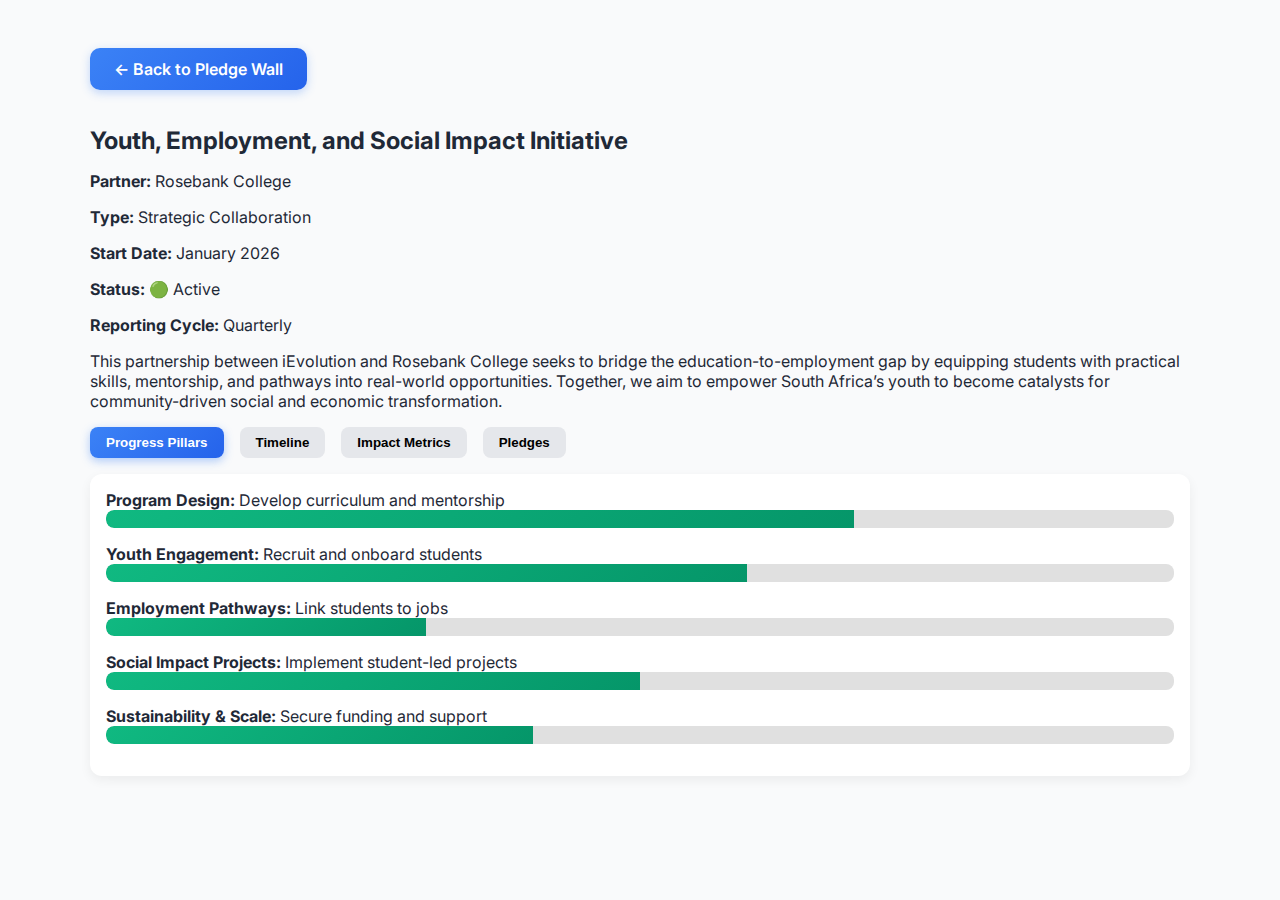
<file: Commitment_wall/pilot-commitment.html>
<!DOCTYPE html>
<html lang="en">
<head>
<meta charset="UTF-8" />
<meta name="viewport" content="width=device-width, initial-scale=1.0" />
<title>Pilot Commitment | iEvolution × Rosebank College</title>
<link href="https://fonts.googleapis.com/css2?family=Inter:wght@300;400;500;600;700&display=swap" rel="stylesheet">
<style>
  body {
    font-family: 'Inter', sans-serif;
    margin: 0;
    padding: 0;
    background: #f9fafb;
    color: #1f2937;
  }

  .container {
    max-width: 1100px;
    margin: 2rem auto;
    padding: 1rem;
  }

  h2, h3 {
    margin-bottom: 1rem;
  }

  /* Tabs */
  .tabs {
    display: flex;
    gap: 1rem;
    margin-bottom: 1rem;
    flex-wrap: wrap;
  }

  .tab-btn {
    padding: 0.5rem 1rem;
    background: #e5e7eb;
    border: none;
    border-radius: 8px;
    cursor: pointer;
    font-weight: 600;
    transition: all 0.3s;
  }

  .tab-btn:hover {
    background: linear-gradient(135deg, #3b82f6 0%, #2563eb 100%);
    color: white;
    box-shadow: 0 3px 10px rgba(59, 130, 246, 0.3);
  }

  .tab-btn.active {
    background: linear-gradient(135deg, #3b82f6 0%, #2563eb 100%);
    color: white;
    box-shadow: 0 3px 10px rgba(59, 130, 246, 0.4);
  }

  /* Tab Content */
  .tab-content {
    display: none;
    background: white;
    padding: 1rem;
    border-radius: 12px;
    box-shadow: 0 4px 12px rgba(0,0,0,0.06);
  }

  .tab-content.active {
    display: block;
  }

  /* Pillars */
  .pillar {
    margin-bottom: 1rem;
  }

  .pillar-bar {
    width: 100%;
    background: #e0e0e0;
    border-radius: 8px;
    height: 18px;
    overflow: hidden;
    position: relative;
  }

  .pillar-progress {
    height: 100%;
    background: linear-gradient(135deg, #10b981 0%, #059669 100%);
    border-radius: 8px 0 0 8px;
    transition: width 0.5s;
  }

  /* Tooltip on hover */
  .pillar-progress:hover::after {
    content: attr(data-tooltip);
    position: absolute;
    top: -35px;
    left: 0;
    background: #059669;
    color: white;
    padding: 5px 10px;
    border-radius: 8px;
    font-size: 0.8rem;
    white-space: nowrap;
    box-shadow: 0 4px 12px rgba(5, 150, 105, 0.3);
  }

  /* Timeline */
  .timeline {
    list-style: none;
    padding: 0;
  }

  .timeline li {
    margin-bottom: 1rem;
    padding: 1rem;
    background: linear-gradient(135deg, #e0f2fe 0%, #bae6fd 100%);
    border-radius: 12px;
    box-shadow: 0 2px 8px rgba(14, 165, 233, 0.2);
  }

  /* Metrics */
  .metrics-grid {
    display: flex;
    flex-wrap: wrap;
    gap: 1rem;
    margin-top: 1rem;
  }

  .metric {
    flex: 1 1 200px;
    background: linear-gradient(135deg, #e0f2fe 0%, #bae6fd 100%);
    padding: 1rem;
    border-radius: 12px;
    text-align: center;
    font-weight: 600;
    box-shadow: 0 3px 10px rgba(14, 165, 233, 0.2);
  }

  .metric .count {
    font-size: 1.8rem;
    color: #0284c7;
    margin-bottom: 0.3rem;
    display: block;
  }

  /* Pledge Card */
  #pledgesContainer div {
    background: linear-gradient(135deg, #f0f9ff 0%, #dbeafe 100%);
    padding: 1rem;
    border-radius: 12px;
    margin-bottom: 1rem;
    box-shadow: 0 3px 10px rgba(59,130,246,0.15);
  }

  /* Back Button */
  .back-btn {
    display: inline-block;
    margin-bottom: 1rem;
    padding: 0.7rem 1.5rem;
    background: linear-gradient(135deg, #3b82f6 0%, #2563eb 100%);
    color: white;
    border-radius: 10px;
    text-decoration: none;
    font-weight: 600;
    transition: all 0.3s;
    box-shadow: 0 3px 10px rgba(59,130,246,0.3);
  }

  .back-btn:hover {
    background: linear-gradient(135deg, #2563eb 0%, #1d4ed8 100%);
    box-shadow: 0 4px 14px rgba(29,78,216,0.4);
    transform: translateY(-2px);
  }
</style>

</head>
<body>

<div class="container">
  <a href="pledge_wall.html" class="back-btn">← Back to Pledge Wall</a>

  <h2>Youth, Employment, and Social Impact Initiative</h2>
  <p><strong>Partner:</strong> Rosebank College</p>
  <p><strong>Type:</strong> Strategic Collaboration</p>
  <p><strong>Start Date:</strong> January 2026</p>
  <p><strong>Status:</strong> 🟢 Active</p>
  <p><strong>Reporting Cycle:</strong> Quarterly</p>
  <p>
    This partnership between iEvolution and Rosebank College seeks to bridge the education-to-employment gap by equipping students with practical skills, mentorship, and pathways into real-world opportunities. Together, we aim to empower South Africa’s youth to become catalysts for community-driven social and economic transformation.
  </p>

  <!-- Tabs -->
  <div class="tabs">
    <button class="tab-btn active" data-tab="progress">Progress Pillars</button>
    <button class="tab-btn" data-tab="timeline">Timeline</button>
    <button class="tab-btn" data-tab="impact">Impact Metrics</button>
    <button class="tab-btn" data-tab="pledges">Pledges</button>
  </div>

  <!-- Progress Pillars -->
  <div class="tab-content active" id="progress">
    <div class="pillar">
      <strong>Program Design:</strong> Develop curriculum and mentorship
      <div class="pillar-bar">
        <div class="pillar-progress" style="width:70%" data-tooltip="Pilot curriculum finalized, Updated: Mar 2026, Verified by iEvolution"></div>
      </div>
    </div>
    <div class="pillar">
      <strong>Youth Engagement:</strong> Recruit and onboard students
      <div class="pillar-bar">
        <div class="pillar-progress" style="width:60%" data-tooltip="45 of 60 youth onboarded, Updated: May 2026"></div>
      </div>
    </div>
    <div class="pillar">
      <strong>Employment Pathways:</strong> Link students to jobs
      <div class="pillar-bar">
        <div class="pillar-progress" style="width:30%" data-tooltip="10 internships secured, Updated: May 2026"></div>
      </div>
    </div>
    <div class="pillar">
      <strong>Social Impact Projects:</strong> Implement student-led projects
      <div class="pillar-bar">
        <div class="pillar-progress" style="width:50%" data-tooltip="3/5 projects launched, Updated: Jun 2026"></div>
      </div>
    </div>
    <div class="pillar">
      <strong>Sustainability & Scale:</strong> Secure funding and support
      <div class="pillar-bar">
        <div class="pillar-progress" style="width:40%" data-tooltip="Funding proposal submitted, Updated: Apr 2026"></div>
      </div>
    </div>
  </div>

  <!-- Timeline -->
  <div class="tab-content" id="timeline">
    <ul class="timeline">
      <li><strong>Feb 2026:</strong> Steering Committee Formed ✅ Completed</li>
      <li><strong>Mar 2026:</strong> Program Design Phase 🟡 In Progress</li>
      <li><strong>May 2026:</strong> Youth Cohort Recruitment 🟡 In Progress</li>
      <li><strong>Jul 2026:</strong> First Cohort Launch 🔵 Upcoming</li>
      <li><strong>Oct 2026:</strong> Mid-Year Impact Review 🔵 Upcoming</li>
    </ul>
  </div>

  <!-- Impact Metrics -->
  <div class="tab-content" id="impact">
    <div class="metrics-grid">
      <div class="metric"><span class="count">60</span>+ Youth Participants</div>
      <div class="metric"><span class="count">20</span>+ Mentors Engaged</div>
      <div class="metric"><span class="count">25</span> Job/Internship Opportunities Created</div>
      <div class="metric"><span class="count">5</span> Community Projects Implemented</div>
      <div class="metric"><span class="count">90%</span> Participant Satisfaction Rating</div>
    </div>
  </div>

  <!-- Pledges -->
  <div class="tab-content" id="pledges">
    <div id="pledgesContainer"></div>
  </div>
</div>

<script>
  // Tabs
  const tabBtns = document.querySelectorAll('.tab-btn');
  const tabContents = document.querySelectorAll('.tab-content');
  tabBtns.forEach(btn => {
    btn.addEventListener('click', () => {
      tabBtns.forEach(b => b.classList.remove('active'));
      btn.classList.add('active');
      const tab = btn.getAttribute('data-tab');
      tabContents.forEach(content => content.classList.remove('active'));
      document.getElementById(tab).classList.add('active');
    });
  });

  // Load pledges dynamically
  const pledgesContainer = document.getElementById('pledgesContainer');
  const pledges = JSON.parse(localStorage.getItem('pledges')) || [];

  if (pledges.length === 0) {
    pledgesContainer.innerHTML = "<p>No pledges yet. Be the first to pledge!</p>";
  } else {
    pledgesContainer.innerHTML = '';
    pledges.forEach(pledge => {
      const pledgeDiv = document.createElement('div');
      pledgeDiv.innerHTML = `
        <p><strong>Name:</strong> ${pledge.name}</p>
        <p><strong>Company:</strong> ${pledge.company}</p>
        <p><strong>Email:</strong> ${pledge.email}</p>
        <p><strong>Category:</strong> ${pledge.category}</p>
        <p><strong>Pledge:</strong> ${pledge.message}</p>
        <p><small>Date: ${pledge.date}</small></p>
      `;
      pledgesContainer.appendChild(pledgeDiv);
    });
  }

  // Calculate Impact Metrics
  const metrics = {
    youth: 0,
    mentors: 0,
    jobs: 0,
    projects: 0,
    satisfaction: 0
  };

  pledges.forEach(p => {
    switch(p.category) {
      case "Youth Engagement": metrics.youth += p.impact; break;
      case "Mentorship": metrics.mentors += p.impact; break;
      case "Employment Pathways": metrics.jobs += p.impact; break;
      case "Social Impact Projects": metrics.projects += p.impact; break;
    }
    metrics.satisfaction += 1; // each pledge increases satisfaction count
  });

  // Update metric cards
  document.querySelector('.metrics-grid .metric:nth-child(1) .count').innerText = metrics.youth;
  document.querySelector('.metrics-grid .metric:nth-child(2) .count').innerText = metrics.mentors;
  document.querySelector('.metrics-grid .metric:nth-child(3) .count').innerText = metrics.jobs;
  document.querySelector('.metrics-grid .metric:nth-child(4) .count').innerText = metrics.projects;
  document.querySelector('.metrics-grid .metric:nth-child(5) .count').innerText = Math.min(100, Math.round((metrics.satisfaction / pledges.length) * 100)) + '%';

  // Update Progress Bars dynamically
  const pillarData = {
    "Program Design": 70,
    "Youth Engagement": metrics.youth ? Math.min(100, metrics.youth * 2) : 60,
    "Employment Pathways": metrics.jobs ? Math.min(100, metrics.jobs * 10) : 30,
    "Social Impact Projects": metrics.projects ? Math.min(100, metrics.projects * 20) : 50,
    "Sustainability & Scale": 40
  };

  document.querySelectorAll('.pillar').forEach(p => {
    const name = p.querySelector('strong').innerText.replace(":", "");
    if(pillarData[name] !== undefined) {
      const progress = p.querySelector('.pillar-progress');
      progress.style.width = pillarData[name] + '%';
    }
  });

</script>


</body>
</html>
</file>
